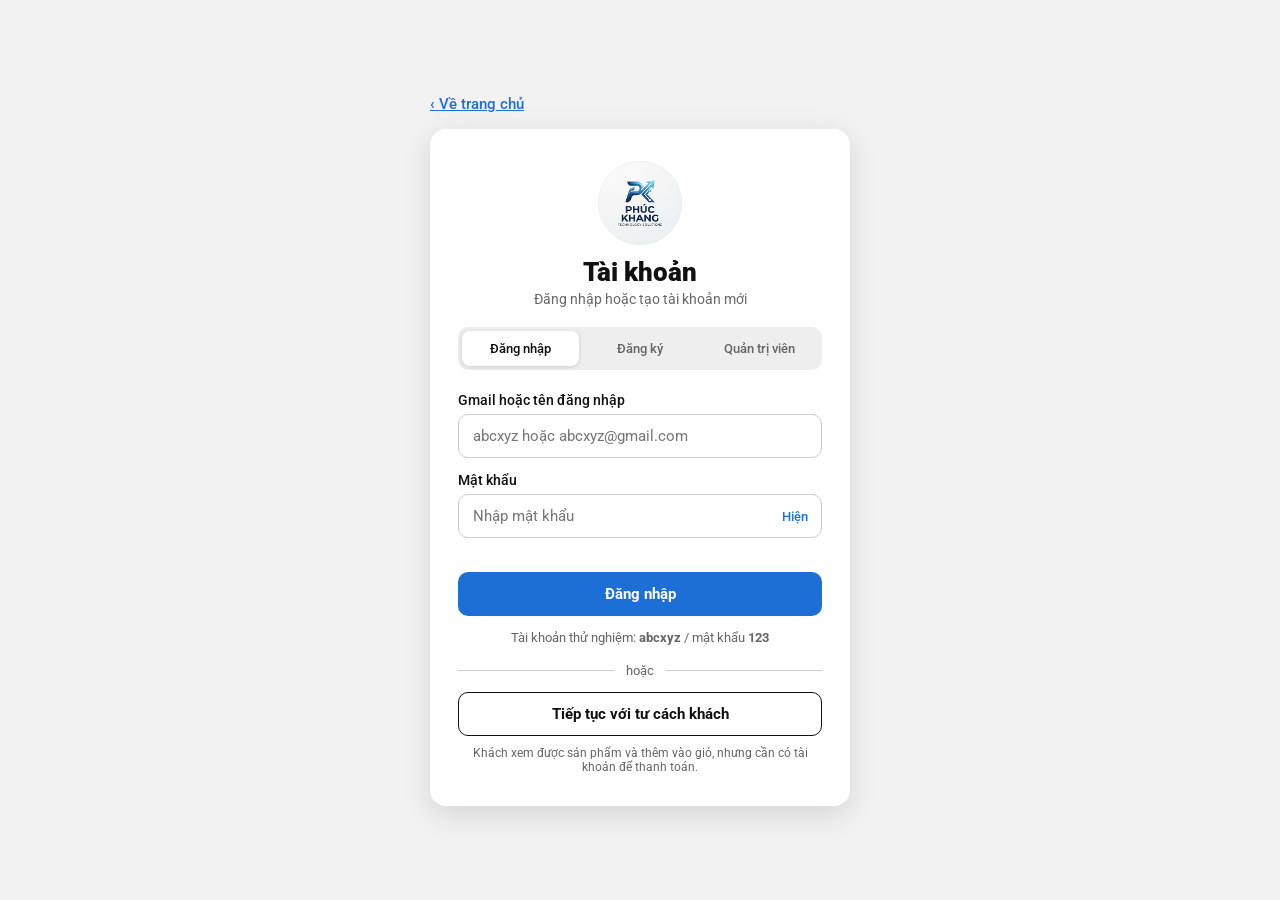
<file: admin.html>
<!DOCTYPE html>
<html lang="vi">
<head>
<meta charset="UTF-8">
<meta name="viewport" content="width=device-width, initial-scale=1, viewport-fit=cover">
<title>Quản trị - Phúc Khang</title>
<script>
try { var u = JSON.parse(localStorage.getItem('user')); if (!u || u.mode !== 'admin') location.replace('dangnhap.html'); }
catch (e) { location.replace('dangnhap.html'); }
</script>
<link href="https://fonts.googleapis.com/css2?family=Roboto:wght@400;500;700;900&display=swap" rel="stylesheet">
<link rel="stylesheet" href="admin.css">
<link rel="stylesheet" href="responsive.css">
</head>
<body>
<header class="top">
  <h1>Trang quản trị</h1>
  <div class="who"><span>Xin chào, <b id="who">Admin</b></span>
    <a class="btn" href="index.html">Về trang chủ</a>
    <button type="button" class="btn out" id="logout">Đăng xuất</button></div>
</header>

<nav class="tabs" role="tablist" aria-label="Chức năng quản trị">
  <button class="tab on" role="tab" aria-selected="true" data-p="pSales">Doanh số</button>
  <button class="tab" role="tab" aria-selected="false" data-p="pProducts">Sản phẩm</button>
  <button class="tab" role="tab" aria-selected="false" data-p="pStaff">Nhân viên</button>
  <button class="tab" role="tab" aria-selected="false" data-p="pReviews">Đánh giá</button>
  <button class="tab" role="tab" aria-selected="false" data-p="pAccounts">Tài khoản</button>
</nav>

<main class="wrap">
  <!-- Doanh số -->
  <section class="pnl" id="pSales">
    <div class="bar"><h2>Mặt hàng đã bán</h2>
      <div class="ctl"><label class="sr" for="period">Khoảng thời gian</label>
        <select id="period"><option value="1">1 ngày qua</option><option value="7">1 tuần qua</option></select>
        <button class="act" id="seedOrders">Tạo đơn mẫu</button></div></div>
    <div class="stats"><div class="stat"><span>Doanh số</span><b id="rev">0₫</b></div>
      <div class="stat"><span>Số đơn</span><b id="ordN">0</b></div>
      <div class="stat"><span>Số mặt hàng đã bán</span><b id="itemN">0</b></div></div>
    <div class="tw"><table><thead><tr><th>Mặt hàng</th><th class="r">Số lượng</th><th class="r">Doanh thu</th></tr></thead><tbody id="sRows"></tbody></table></div>
    <p class="empty" id="sEmpty" hidden>Chưa có đơn hàng trong khoảng thời gian này.</p>
  </section>

  <!-- Sản phẩm -->
  <section class="pnl" id="pProducts" hidden>
    <div class="bar"><h2>Quản lý sản phẩm (<span id="pCount">0</span>)</h2>
      <input id="pq" type="search" placeholder="Tìm theo tên hoặc mã..." aria-label="Tìm sản phẩm"></div>
    <form class="frm" id="pForm">
      <select id="pCat" aria-label="Nhóm" required></select>
      <input id="pName" placeholder="Tên sản phẩm" required>
      <input id="pPrice" type="number" min="0" placeholder="Giá bán" required>
      <input id="pOld" type="number" min="0" placeholder="Giá cũ (nếu giảm giá)">
      <input id="pImg" placeholder="Đường dẫn ảnh, vd image/laptop/a.jpg">
      <input id="pDesc" placeholder="Mô tả ngắn">
      <button class="act" type="submit">Thêm sản phẩm</button>
    </form>
    <p class="msg" id="pMsg" role="status"></p>
    <div class="tw"><table><thead><tr><th>Mã</th><th>Tên</th><th>Nhóm</th><th class="r">Giá</th><th></th></tr></thead><tbody id="pRows"></tbody></table></div>
  </section>

  <!-- Nhân viên -->
  <section class="pnl" id="pStaff" hidden>
    <div class="bar"><h2>Quản lý nhân viên</h2></div>
    <form class="frm" id="stForm">
      <input id="stName" placeholder="Họ tên" required>
      <select id="stRole" aria-label="Chức vụ"><option>Bán hàng</option><option>Kỹ thuật</option><option>Kho</option><option>Quản lý</option></select>
      <input id="stPhone" type="tel" placeholder="Số điện thoại" required>
      <button class="act" type="submit">Thêm nhân viên</button>
    </form>
    <div class="tw"><table><thead><tr><th>Họ tên</th><th>Chức vụ</th><th>Điện thoại</th><th></th></tr></thead><tbody id="stRows"></tbody></table></div>
    <p class="empty" id="stEmpty" hidden>Chưa có nhân viên.</p>
  </section>

  <!-- Đánh giá -->
  <section class="pnl" id="pReviews" hidden>
    <div class="bar"><h2>Đánh giá sản phẩm (<span id="rvCount">0</span>)</h2></div>
    <div class="tw"><table><thead><tr><th>Sản phẩm</th><th>Người đánh giá</th><th>Sao</th><th>Nội dung</th><th>Ngày</th><th></th></tr></thead><tbody id="rvRows"></tbody></table></div>
    <p class="empty" id="rvEmpty" hidden>Chưa có đánh giá nào.</p>
  </section>

  <!-- Tài khoản -->
  <section class="pnl" id="pAccounts" hidden>
    <div class="bar"><h2>Tài khoản đã đăng ký</h2><button class="act" id="seedAcc">Tạo tài khoản mẫu</button></div>
    <div class="tw"><table><thead><tr><th>Tên đăng nhập</th><th>Email</th><th>Ngày đăng ký</th><th></th></tr></thead><tbody id="acRows"></tbody></table></div>
    <p class="empty" id="acEmpty" hidden>Chưa có tài khoản nào đăng ký.</p>
  </section>
</main>

<script src="sanpham.js"></script>
<script src="admin.js"></script>
</body>
</html>
</file>
<file: admin.css>
:root{--bg:#f2f2f2;--card:#fff;--ink:#111;--muted:#666;--line:#ddd;--accent:#1d6fd6;--danger:#c0281c;
box-sizing:border-box;padding-top:env(safe-area-inset-top,0px);padding-bottom:env(safe-area-inset-bottom,0px)}
*{box-sizing:border-box;margin:0}
body{font-family:Roboto,Arial,sans-serif;background:var(--bg);color:var(--ink)}
.sr{position:absolute;width:1px;height:1px;overflow:hidden;clip:rect(0 0 0 0);white-space:nowrap}
[hidden]{display:none!important}
.top{display:flex;justify-content:space-between;align-items:center;gap:12px;flex-wrap:wrap;padding:16px 28px;background:#111;color:#fff}
.top h1{font-size:20px;font-weight:900}
.who{display:flex;align-items:center;gap:12px;flex-wrap:wrap;font-size:14px}
.btn{padding:8px 14px;border:1px solid #fff6;border-radius:8px;background:none;color:#fff;font:inherit;font-size:14px;cursor:pointer}
.btn:hover{background:#fff2}.btn.out{background:var(--danger);border-color:var(--danger)}
.tabs{display:flex;gap:6px;padding:12px 28px 0;background:#fff;border-bottom:1px solid var(--line);overflow-x:auto}
.tab{padding:10px 18px;border:0;border-bottom:3px solid transparent;background:none;font:inherit;font-weight:500;cursor:pointer;color:var(--muted);white-space:nowrap}
.tab.on{color:var(--ink);border-bottom-color:var(--accent)}
button:focus-visible,input:focus-visible,select:focus-visible,a:focus-visible{outline:3px solid var(--accent);outline-offset:2px}
.wrap{max-width:1100px;margin:0 auto;padding:24px 16px}
.pnl{display:flex;flex-direction:column;gap:14px}
.bar{display:flex;justify-content:space-between;align-items:center;gap:12px;flex-wrap:wrap}
.bar h2{font-size:20px}.ctl{display:flex;gap:10px;flex-wrap:wrap}
.stats{display:grid;grid-template-columns:repeat(auto-fit,minmax(200px,1fr));gap:14px}
.stat{background:var(--card);border-radius:12px;padding:16px 20px;box-shadow:0 2px 8px rgba(0,0,0,.06);display:flex;flex-direction:column;gap:6px}
.stat span{color:var(--muted);font-size:14px}.stat b{font-size:26px;font-weight:900}
.frm{display:grid;grid-template-columns:repeat(auto-fit,minmax(190px,1fr));gap:10px;background:var(--card);padding:16px;border-radius:12px;box-shadow:0 2px 8px rgba(0,0,0,.06)}
input,select{padding:10px 12px;border:1px solid #ccc;border-radius:8px;font:inherit;font-size:14px;background:#fff;color:var(--ink);min-width:0}
.act{padding:10px 16px;border:0;border-radius:8px;background:var(--accent);color:#fff;font:inherit;font-weight:700;font-size:14px;cursor:pointer}
.act:hover{background:#1558ad}
.del{padding:5px 12px;border:1px solid var(--danger);border-radius:6px;background:none;color:var(--danger);font:inherit;font-size:13px;cursor:pointer}
.del:hover{background:var(--danger);color:#fff}
.msg{font-size:14px;color:#1b7f3b;min-height:18px}.msg.err{color:var(--danger)}
.tw{background:var(--card);border-radius:12px;box-shadow:0 2px 8px rgba(0,0,0,.06);overflow-x:auto}
table{width:100%;border-collapse:collapse;font-size:14px}
th,td{padding:11px 16px;text-align:left;border-bottom:1px solid var(--line);vertical-align:top}
th{background:#fafafa;color:#444}.r{text-align:right}
.tag{display:inline-block;padding:2px 10px;border-radius:999px;background:#1d6fd615;color:var(--accent);font-size:12px;white-space:nowrap}
.star{color:#b7791f;white-space:nowrap}
.empty{text-align:center;color:var(--muted);padding:24px}
</file>
<file: responsive.css>
/* ============================================================
   RESPONSIVE: iPhone (≈393–440px) và iPad Pro (≈834–1032px dọc, 1194–1376px ngang)
   Nạp file này CUỐI CÙNG, sau mọi file CSS khác trong <head>.
   Mốc chia theo độ rộng màn hình (CSS px), không theo tên máy:
     ≤ 600px   : điện thoại
     601–1100px: máy tính bảng (iPad Pro dọc)
     > 1100px  : máy tính / iPad Pro nằm ngang (dùng giao diện đầy đủ)
   ============================================================ */

html{-webkit-text-size-adjust:100%;text-size-adjust:100%}
body{padding-left:env(safe-area-inset-left,0px);padding-right:env(safe-area-inset-right,0px)}
button,a,select,summary{touch-action:manipulation}
img{max-width:100%}
.drawer-foot{padding-bottom:calc(16px + env(safe-area-inset-bottom,0px))}
.drawer{height:100dvh}
.pm-box{max-height:92dvh}

/* ---------- Thiết bị cảm ứng: nút đủ lớn, chữ ô nhập 16px (iOS không tự zoom khi bấm vào ô) ---------- */
@media (pointer:coarse){
  input,select,textarea{font-size:16px!important}
  .add,.chip,.cat a,.nav a,.pm-actions button,.cm-send,.primary,.ghost,.tabs button,.tab,.btn,.act,.del{min-height:44px}
  .nav a,.cat a{display:inline-flex;align-items:center}
  .qty button,.rm,.drawer-head button,.pm-close,.toggle-pass{min-width:44px;min-height:44px}
  .card:hover{filter:none}
}

/* ============ MÁY TÍNH BẢNG: iPad Pro dọc (601–1100px) ============ */
@media (max-width:1100px){
  header{padding:14px 20px;gap:14px}
  .search h2{font-size:20px}
  .nav{gap:18px}
  .logo{width:72px;height:72px}
  .hero{flex-wrap:wrap;padding-right:14px}
  .cat{width:136px}
  .banner{min-width:0}
  .ad{flex:1 1 100%}
  .ad img{height:auto;min-height:0;max-height:170px}
  .row{grid-template-columns:repeat(4,1fr)}
  .card{min-width:0}
  .page-head,.sec h2{padding-left:20px;padding-right:20px}
  footer{grid-template-columns:repeat(2,1fr);padding:28px 24px}
  .pm-box{width:min(760px,94%)}
}
@media (max-width:900px){
  .row{grid-template-columns:repeat(3,1fr)}
}

/* ============ ĐIỆN THOẠI: iPhone (≤600px) ============ */
@media (max-width:600px){
  /* Header gọn: logo bên trái, giỏ hàng + đăng nhập bên phải, tìm kiếm và menu xuống dòng dưới */
  header{padding:10px 12px;gap:8px 10px;align-items:center}
  .logo{width:52px;height:52px}
  .acts{margin-left:auto;gap:12px}
  .act{font-size:12px}
  .act img{width:32px;height:32px}
  .mid{order:3;flex:1 1 100%;min-width:0}
  .search{gap:0}
  .search h2{display:none}
  .search .sbox{width:100%}
  .nav{justify-content:flex-start;gap:6px;margin-top:8px;overflow-x:auto;white-space:nowrap;scrollbar-width:none}
  .nav::-webkit-scrollbar{display:none}
  .nav a{padding:6px 10px;border-radius:999px;background:#0001}
  .results{max-height:60dvh}

  /* Danh mục và banner */
  .hero{flex-direction:column;gap:10px;padding:12px 0 0}
  .cat{width:100%;border-radius:0;flex-direction:row;overflow-x:auto;justify-content:flex-start;padding:4px 8px;gap:4px}
  .cat a{white-space:nowrap;padding:10px 14px}
  .banner{margin:0 12px}
  .slides{border-radius:10px}
  .slides img{min-height:140px}
  .nav-btn{display:none}                /* đã có vuốt tay và chấm tròn */
  .ad{margin:0 12px}

  /* Lưới sản phẩm 2 cột */
  .sec-head{flex-direction:column;align-items:flex-start;gap:2px;padding-right:12px}
  .sec h2,.sec-sub,.page-head{padding-left:12px;padding-right:12px}
  .sec h2{font-size:20px}
  .row{grid-template-columns:repeat(2,1fr)}
  .row .card{min-width:0;min-height:0;padding:8px}
  .row .card:nth-child(n+3){border-top:1px solid var(--line)}
  .card b{font-size:13px}
  .card .price em,.card .price s{font-size:13px}
  .card .img{min-height:110px}
  .more{font-size:14px}

  /* Thanh lọc và sắp xếp trên trang danh mục */
  .page-head h1{font-size:26px}
  .chips{flex-wrap:nowrap;overflow-x:auto;padding-bottom:6px;scrollbar-width:none}
  .chips::-webkit-scrollbar{display:none}
  .chip{flex:none}
  .toolbar{flex-direction:column;align-items:stretch}
  .tools{justify-content:space-between}
  .tools select{flex:1}
  .promo{padding:14px 16px}

  /* Giỏ hàng toàn chiều rộng, cửa sổ chi tiết dạng "ngăn kéo từ dưới lên" */
  .drawer{width:100%}
  .pmodal{padding:0;align-items:flex-end}
  .pm-box{width:100%;max-height:94dvh;border-radius:16px 16px 0 0;padding:18px 14px calc(18px + env(safe-area-inset-bottom,0px))}
  .pm-top{gap:14px}
  .pm-img{min-height:200px;flex-basis:100%}
  .pm-info{flex-basis:100%}
  .pm-info h3{font-size:20px}
  .pm-price em{font-size:24px}
  .pm-actions button{flex:1 1 100%}
  .cm-row{flex-direction:column}
  .cm-row input,.cm-row select{flex:none;width:100%}

  /* Chân trang một cột */
  footer{grid-template-columns:1fr;padding:24px 16px;gap:20px}

  /* Trang đăng nhập */
  .wrap{padding:16px 12px}
  .box{padding:24px 16px}
  .tabs button{font-size:12px;padding:10px 2px}

  /* Trang quản trị */
  .top{padding:12px 14px}
  .tabs{padding:8px 8px 0}
  .tab{padding:10px 14px}
  .wrap .frm{grid-template-columns:1fr}
  .stats{grid-template-columns:1fr 1fr}
  th,td{padding:9px 10px;font-size:13px}
}

/* Điện thoại xoay ngang: bớt chiều cao header */
@media (max-height:480px) and (orientation:landscape){
  .logo{width:44px;height:44px}
  .drawer-head,.drawer-foot{padding-top:8px;padding-bottom:8px}
}
</file>
<file: dangnhap.css>
:root{--bg:#f2f2f2;--card:#fff;--ink:#111;--muted:#666;--line:#ccc;--accent:#1d6fd6;--danger:#c0281c;
box-sizing:border-box;padding-top:env(safe-area-inset-top,0px);padding-bottom:env(safe-area-inset-bottom,0px)}
*{box-sizing:border-box;margin:0}
body{font-family:Roboto,Arial,sans-serif;background:var(--bg);color:var(--ink);min-height:100vh}
.wrap{min-height:100vh;display:flex;flex-direction:column;align-items:center;justify-content:center;padding:24px 16px;gap:16px}
.back{align-self:center;width:min(420px,100%);color:var(--accent);font-weight:500;font-size:15px}
.back:hover{text-decoration:underline}
.box{width:min(420px,100%);background:var(--card);border-radius:16px;padding:32px 28px;box-shadow:0 8px 30px rgba(0,0,0,.12);text-align:center}
.logo{width:84px;height:84px;border-radius:50%;object-fit:cover;background:#d9d9d9;display:block;margin:0 auto 12px}
h1{font-size:26px;font-weight:900}
.sub{color:var(--muted);font-size:14px;margin:4px 0 20px}

.tabs{display:flex;background:#eee;border-radius:10px;padding:4px;margin-bottom:22px;gap:2px}
.tabs button{flex:1;padding:10px 4px;border:0;border-radius:8px;background:none;font:inherit;font-weight:500;font-size:13px;cursor:pointer;color:var(--muted)}
.tabs button[aria-selected="true"]{background:#fff;color:var(--ink);box-shadow:0 1px 4px rgba(0,0,0,.15)}
#tabAdmin[aria-selected="true"]{color:var(--danger)}

form,#panelGuest{text-align:left}
label{display:block;font-size:14px;font-weight:500;margin:14px 0 6px}
input{width:100%;padding:12px 14px;border:1px solid var(--line);border-radius:10px;font:inherit;font-size:15px;color:var(--ink);background:#fff}
input:focus{outline:3px solid #1d6fd633;border-color:var(--accent)}
.pass{position:relative}
.pass input{padding-right:64px}
.toggle-pass{position:absolute;right:6px;top:50%;transform:translateY(-50%);border:0;background:none;color:var(--accent);font:inherit;font-size:13px;font-weight:500;padding:6px 8px;cursor:pointer}

.msg{min-height:20px;margin:10px 0 4px;font-size:13px;color:var(--danger)}
.msg.ok{color:#1b7f3b}
.primary{width:100%;padding:13px;border:0;border-radius:10px;background:var(--accent);color:#fff;font:inherit;font-weight:700;font-size:15px;cursor:pointer}
.primary:hover{background:#1558ad}
.primary.dark{background:#000}.primary.dark:hover{background:#333}
.primary.admin{background:var(--danger)}.primary.admin:hover{background:#a01f15}
button:focus-visible,a:focus-visible{outline:3px solid var(--accent);outline-offset:2px}
.hint{text-align:center;color:var(--muted);font-size:13px;margin-top:14px}
.guest-text,.admin-note{font-size:15px;line-height:1.6;color:var(--muted);text-align:center}
.guest-text{margin-bottom:18px}
.admin-note{background:#c0281c14;color:var(--danger);border-radius:8px;padding:10px 12px;font-size:14px}
[hidden]{display:none!important}

.link{border:0;background:none;color:var(--accent);font:inherit;font-weight:700;cursor:pointer;text-decoration:underline;padding:0}

.divider{display:flex;align-items:center;gap:12px;margin:18px 0 14px;color:var(--muted);font-size:13px}
.divider::before,.divider::after{content:"";flex:1;height:1px;background:var(--line)}
.ghost{width:100%;padding:12px;border:1px solid #111;border-radius:10px;background:#fff;color:#111;font:inherit;font-weight:700;font-size:15px;cursor:pointer}
.ghost:hover{background:#f0f0f0}
.hint.small{font-size:12px;margin-top:10px}
</file>
